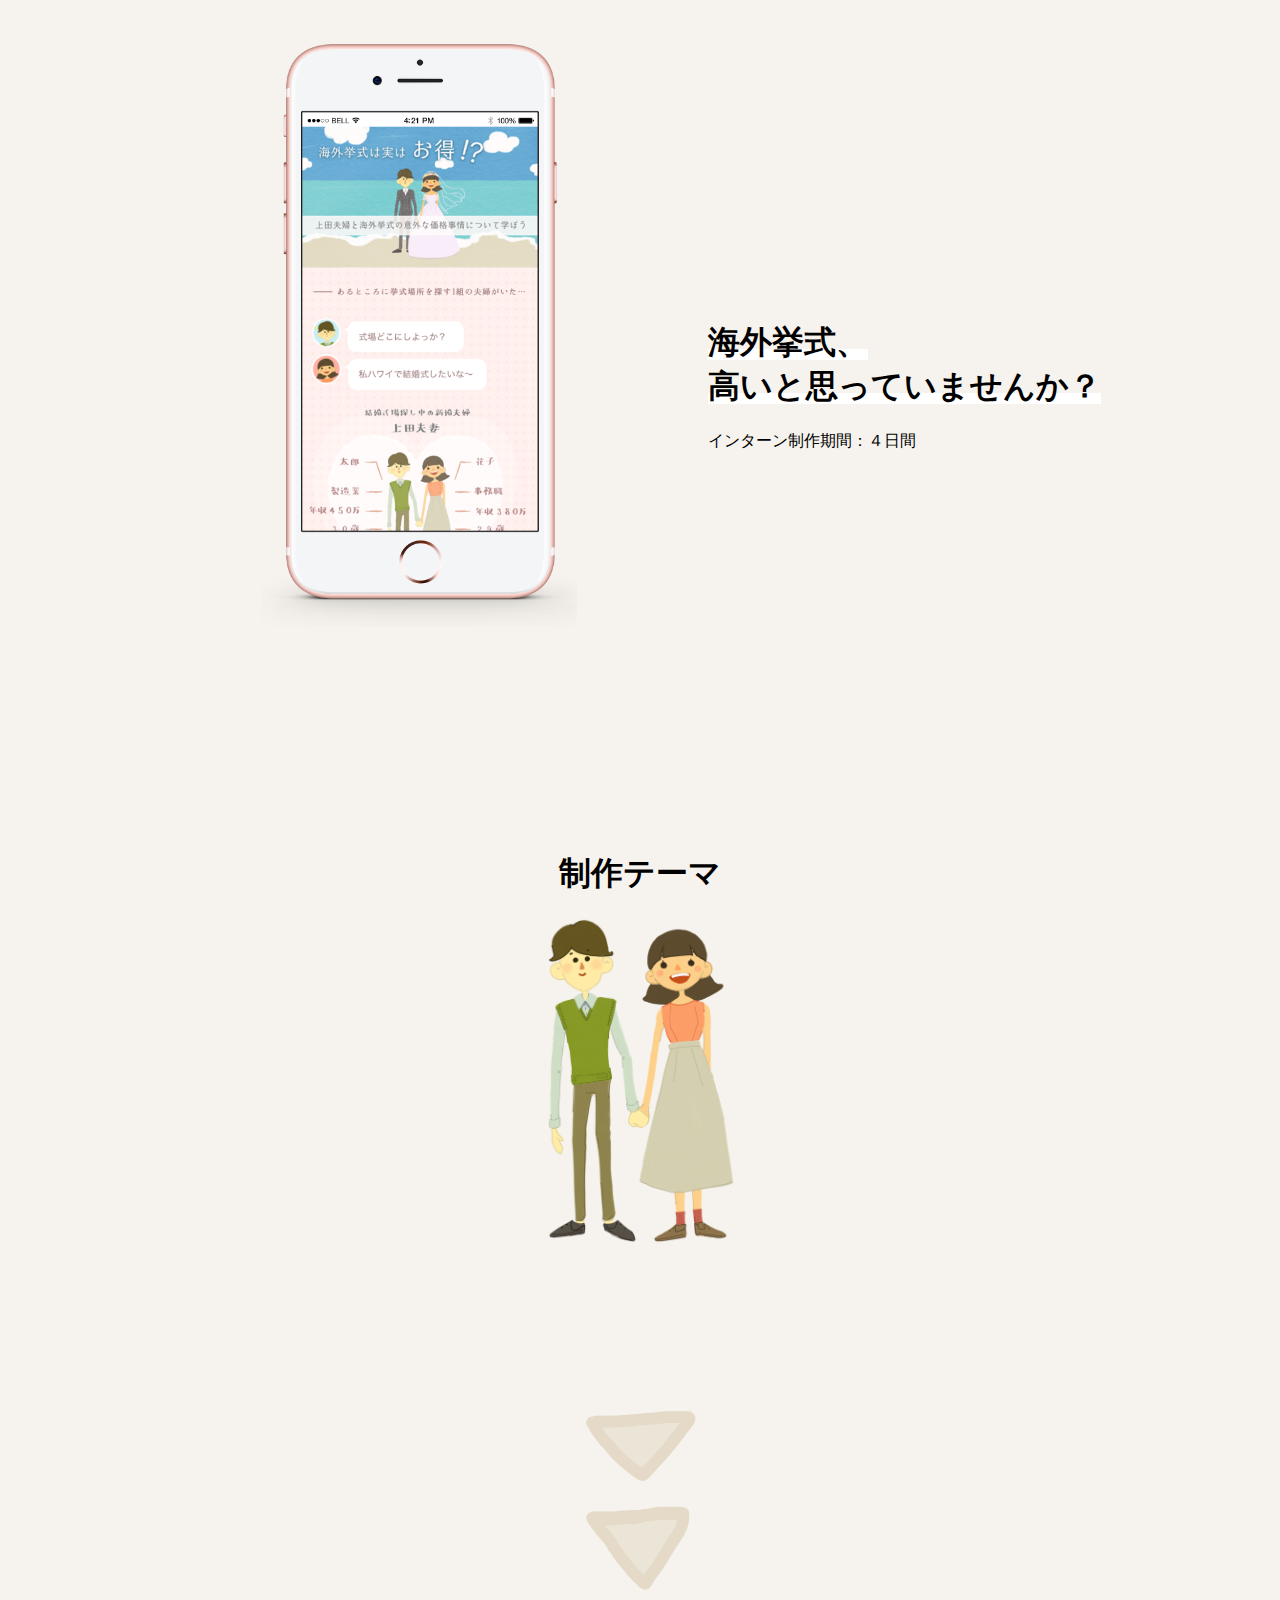
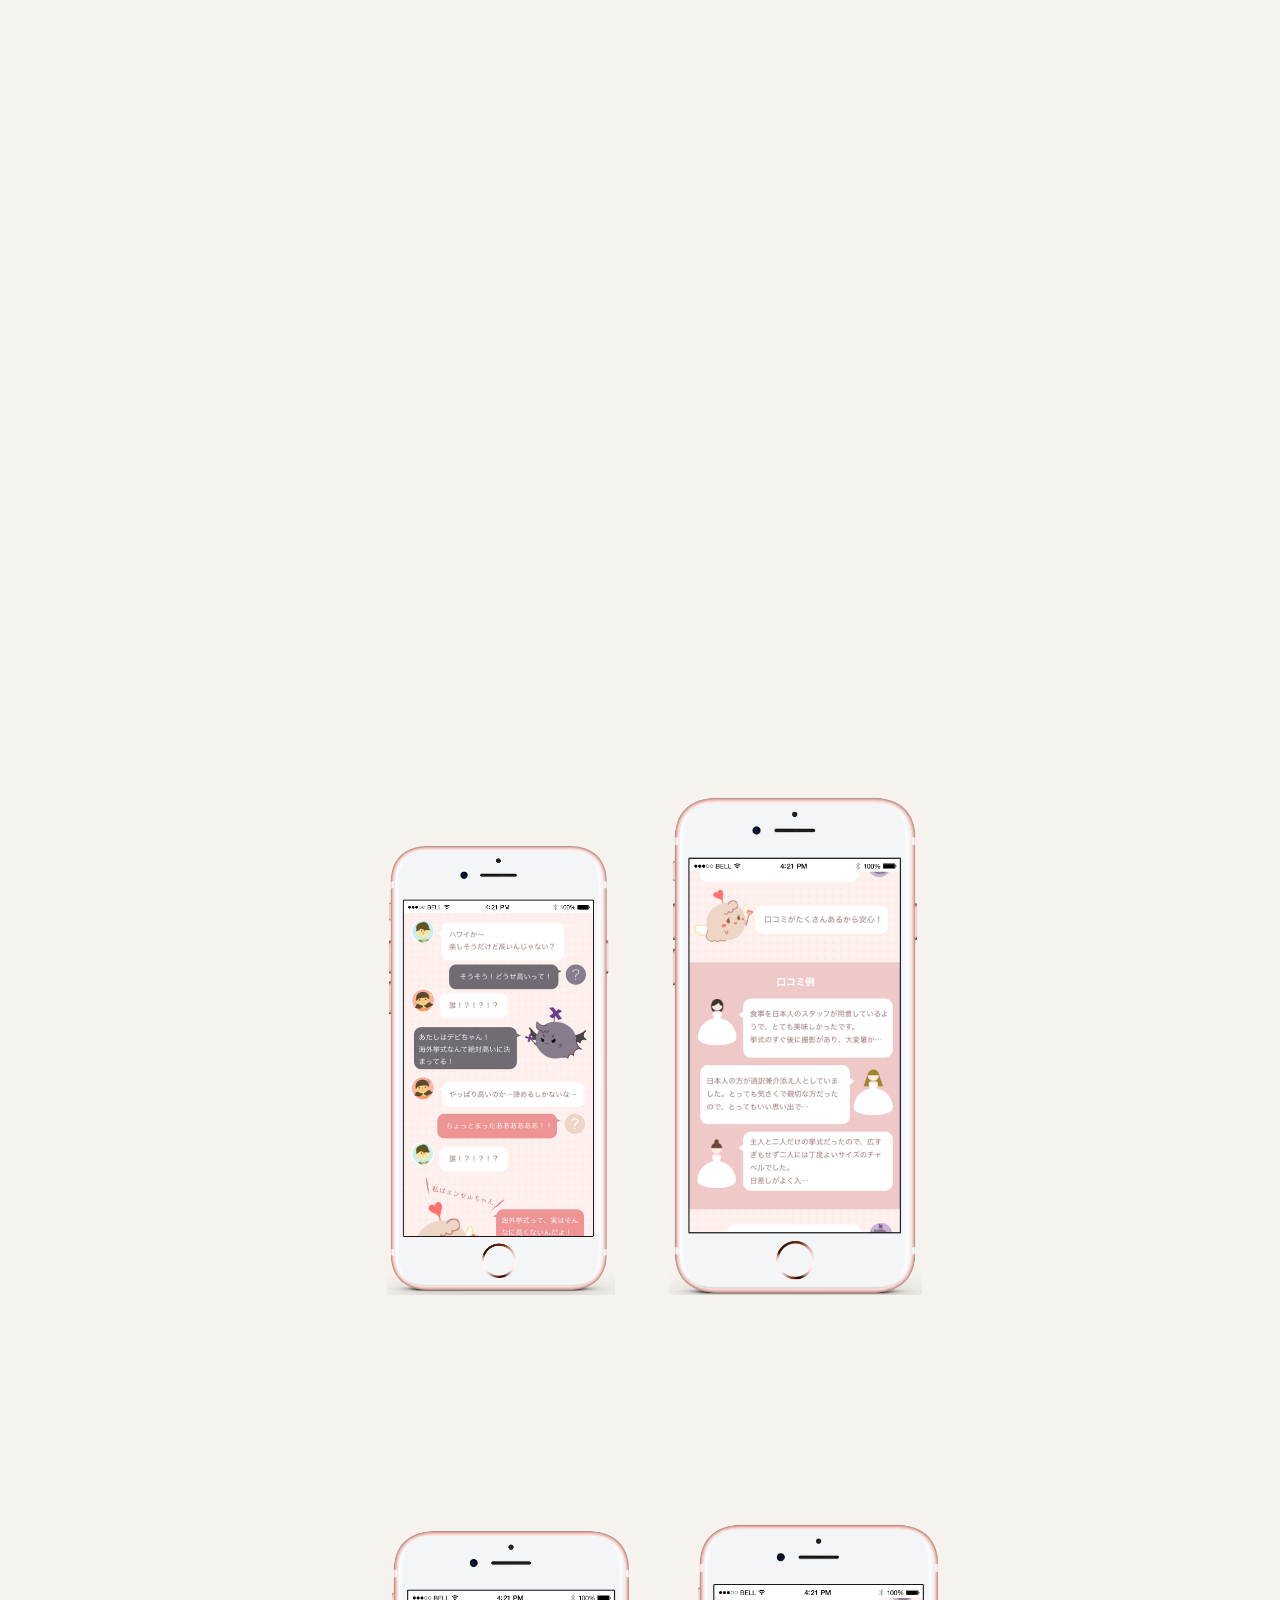
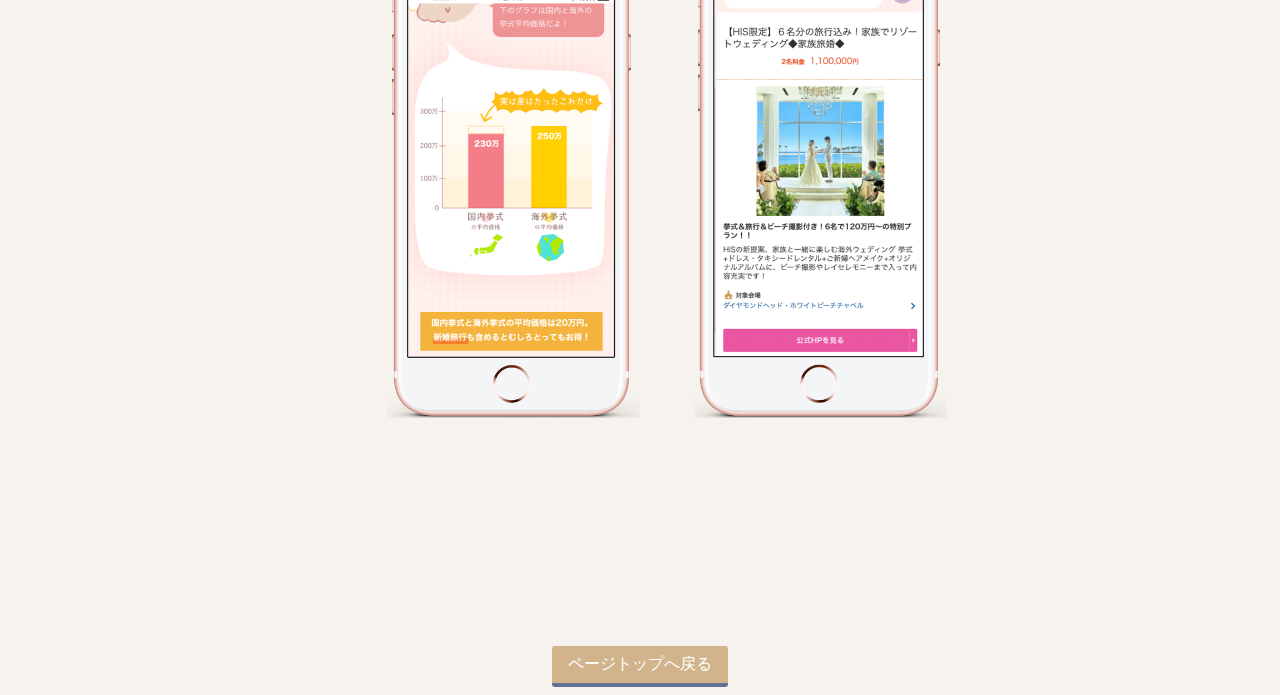
<file: weddingpark.html>
<!DOCTYPE html>
<html lang="ja">
<head>
<meta charset="UTF-8">
<title>WatanabeWebsite</title>


<!-- CSS -->
<link href="css/weddingpark.css" rel="stylesheet">

<!-- jQuery.jsの読み込み -->
<script type="text/javascript" src="https://ajax.googleapis.com/ajax/libs/jquery/3.4.1/jquery.min.js"></script>
<script type="text/javascript"　src="js/jquery-3.4.1.min.js"></script>

<meta name="viewport" content="width=device-width,initial-scale=1.0,minimum-scale=1.0">

</head>


<body>
<div class="main">
  <img src="img/weddingpark/weddingpark.png">
<h1><span class="under">海外挙式、<br>高いと思っていませんか？</span></h1>
<p>インターン制作期間：４日間</p>
</div>


<div class="all">
<div class="te-ma">
<h1>制作テーマ</h1>
<img src="img/weddingpark/couple.png">
<h2>海外挙式に憧れを持っているが踏み切れない世のカップルに向けた<br>海外挙式を憧れから選択に変えるLPページを制作しよう！</h2>
</div>

<img class="shita" src="img/yazirushi.png">

<div class ="yo">
<p>私たちは世の中のカップルが海外挙式を諦める最も大きな原因を『お金』であると考え、<br>『お金』という面に焦点を海外挙式のお得さを伝えるLPページの制作を行いました。<p>
<img class ="y1" src="img/weddingpark/weddingpark.png">
<img class="ueda" src="img/weddingpark/group17.png">
<p>ペルソナ夫婦を設定し、会話形式で海外ウエディングの話を進める</p>
<img class ="y2" src="img/weddingpark/scv.png">
<img class ="y3" src="img/weddingpark/fvdsfs.png">
<p>途中で実際の口コミを挟むことで事実を伝える<br>（ウエディングパーク海外より口コミデータを持ってくる）</p>
<img class ="y4" src="img/weddingpark/sdv.png">
<img class ="y5" src="img/weddingpark/def.png">
<p class="la">最後には実際にある海外挙式の公式サイトにジャンプできるボタンを設置<br>（ウエディングパーク海外より公式サイトデータを持ってくる）</p>
</div>

<div class="return">
<a href="#" class="btn-square">ページトップへ戻る</a>
</div>
</div>
<!-- Core JavaScript Files -->
<script src="js/weddingpark.js"></script>


  </body>
</file>
<file: css/weddingpark.css>
body{
  background-color: rgb(246,243,238);
  font-family:"游ゴシック体";
}









/*---------------topページ-------------------*/
.main img{
  width:25%;
  float:left;
  margin-left: 20%;
}

.main h1{
  padding-top: 300px;
  padding-left: 700px;
}

.main p{
  padding-left: 700px;
}

.under{
  background: linear-gradient(transparent 70%, white 70%);
}

.main h1{
    animation-name: fadein;
    animation-duration: 2s;
    /* animation-iteration-count: infinite; */
}
@keyframes fadein {
from {
    opacity: 0;
    transform: translateY(20px);
}
to {
    opacity: 1;
    transform: translateY(0);
}
}








/*---------------テーマ-------------------*/

.te-ma{
  margin-top: 400px;
  text-align: center;
}

.te-ma img{
  width:15%;
}

.shita{
  width:10%;
  margin-left:45%;
  margin-top: 50px;
}

.te-ma h2{
 opacity: 0;
 transform : translate(0, 50px);
 transition : all 1500ms;
}

.te-ma h2.scrollin{
 opacity: 1;
 transform: translate(0, 0);
}








/*---------------画面詳細-------------------*/

.yo p{
  text-align: center;
  padding-top: 50px;
}

.yo .y1{
  width:17%;
  padding-left: 10%;
}

.yo .ueda{
  width:30%;
}

.yo .y2{
  width:18%;
  padding-left: 30%;
  margin-top: 100px;
}

.yo .y3{
  width:20%;
  margin-left:50px;
  margin-top: 100px;
}

.yo .y4{
  width:20%;
  padding-left: 30%;
  margin-top: 100px;
}

.yo .y5{
  width:20%;
  margin-left:50px;
  margin-top: 100px;
}

.yo .la{
  padding-bottom: 100px;
}

.yo p{
 opacity: 0;
 transform : translate(0, 50px);
 transition : all 1500ms;
}

.yo p.scrollin{
 opacity: 1;
 transform: translate(0, 0);
}


.return{
  text-align: center;
}

.btn-square {
  display: inline-block;
  padding: 0.5em 1em;
  text-decoration: none;
  background: #d2b48c;/*ボタン色*/
  color: #FFF;
  border-bottom: solid 4px #627295;
  border-radius: 3px;
}
.btn-square:active {
  /*ボタンを押したとき*/
  -webkit-transform: translateY(4px);
  transform: translateY(4px);/*下に動く*/
  border-bottom: none;/*線を消す*/
}
</file>
